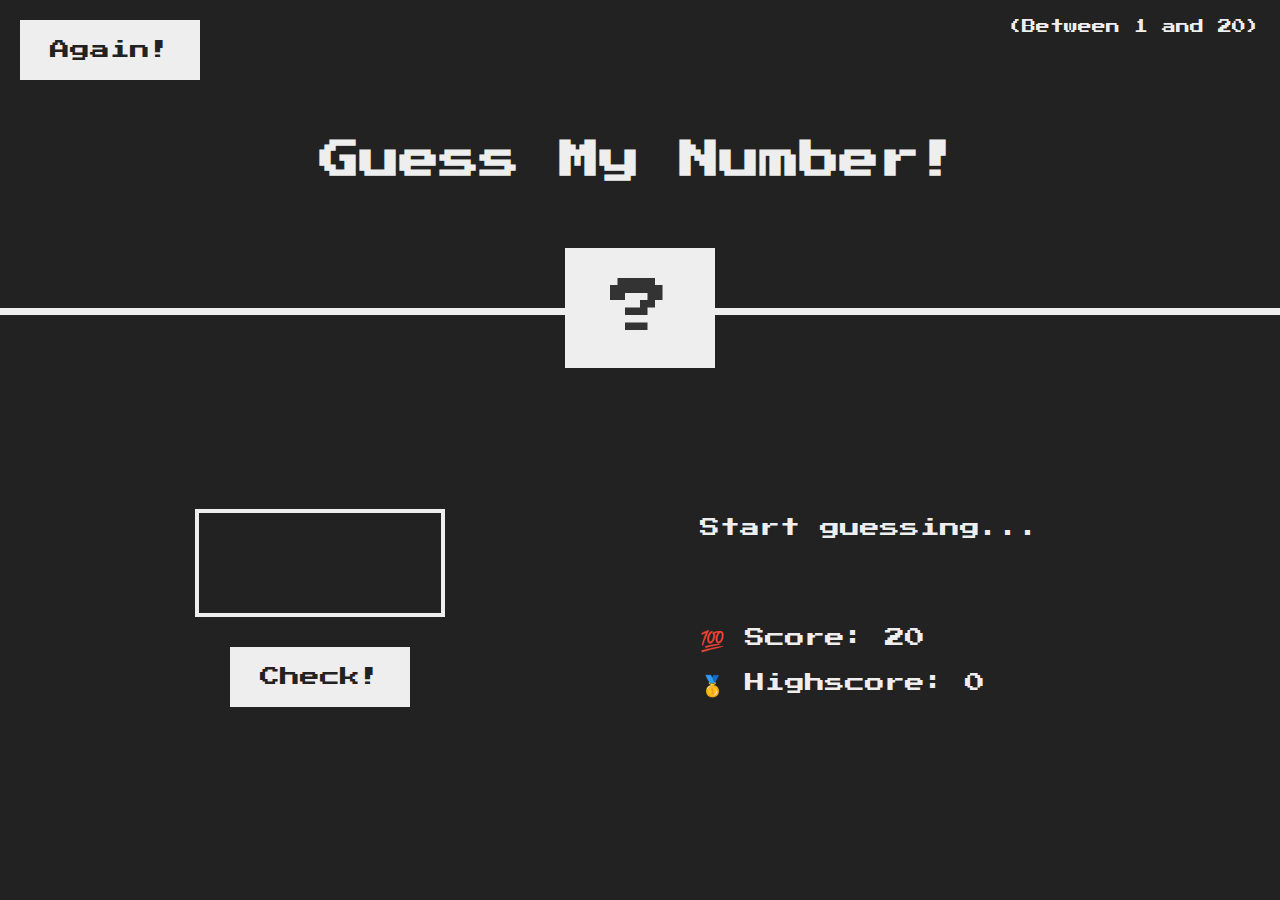
<file: Guess my number/index.html>
<!DOCTYPE html>
<html lang="en">
  <head>
    <meta charset="UTF-8" />
    <meta name="viewport" content="width=device-width, initial-scale=1.0" />
    <meta http-equiv="X-UA-Compatible" content="ie=edge" />
    <link rel="stylesheet" href="style.css" />
    <title>Guess My Number!</title>
  </head>
  <body>
    <header>
      <h1>Guess My Number!</h1>
      <p class="between">(Between 1 and 20)</p>
      <button class="btn again">Again!</button>
      <div class="number">?</div>
    </header>
    <main>
      <section class="left">
        <input type="number" class="guess" />
        <button class="btn check">Check!</button>
      </section>
      <section class="right">
        <p class="message" id="msg">Start guessing...</p>
        <p class="label-score">💯 Score: <span class="score">20</span></p>
        <p class="label-highscore">
          🥇 Highscore: <span class="highscore">0</span>
        </p>
      </section>
    </main>
    <script src="script.js"></script>
  </body>
</html>
</file>
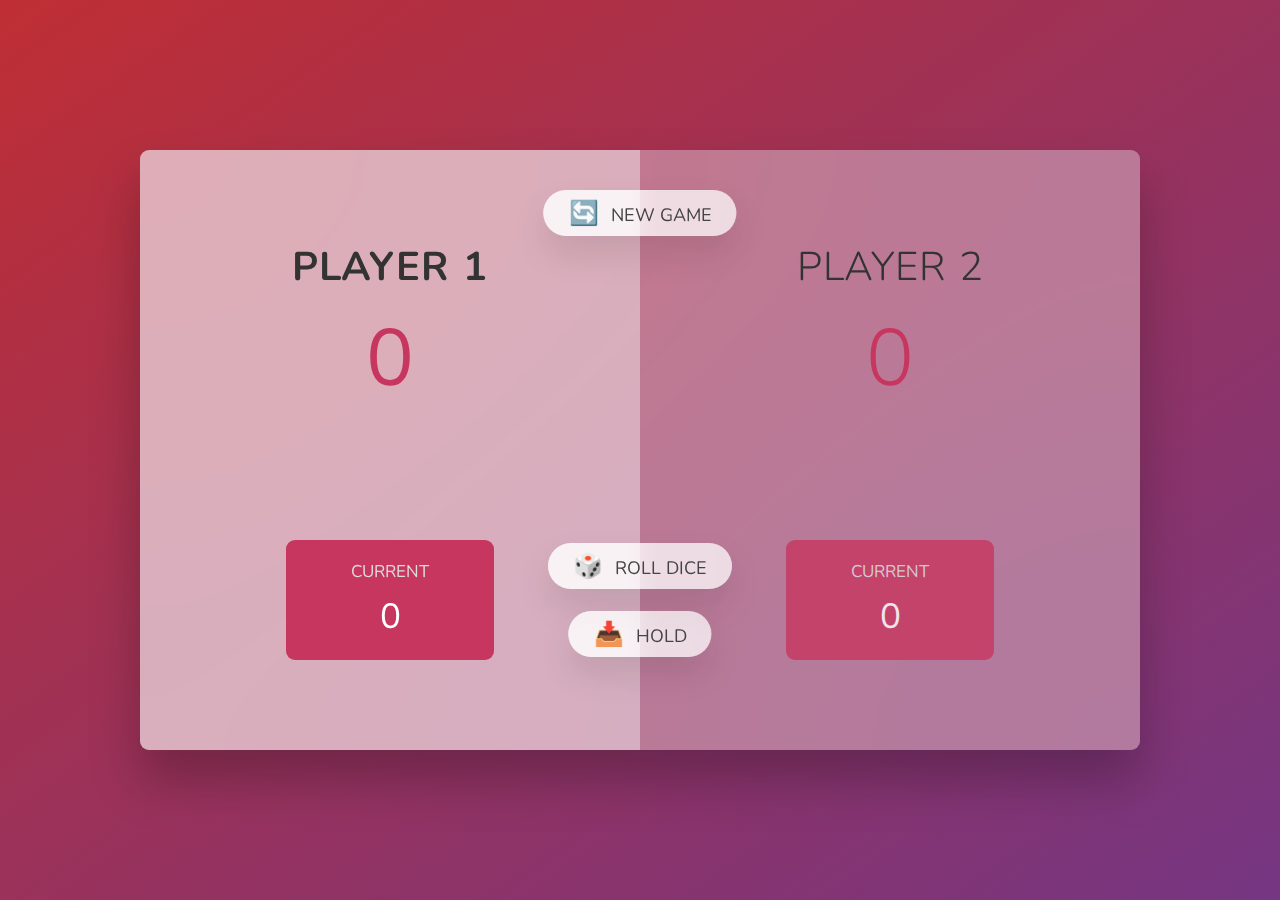
<file: piggame/index.html>
<!DOCTYPE html>
<html lang="en">
  <head>
    <meta charset="UTF-8" />
    <meta name="viewport" content="width=device-width, initial-scale=1.0" />
    <meta http-equiv="X-UA-Compatible" content="ie=edge" />
    <link rel="stylesheet" href="style.css" />
    <title>Pig Game</title>
  </head>
  <body>
    <main>
      <section class="player player--0 player--active">
        <h2 class="name" id="name--0">Player 1</h2>
        <p class="score" id="score--0">43</p>
        <div class="current">
          <p class="current-label">Current</p>
          <p class="current-score" id="current--0">0</p>
        </div>
      </section>
      <section class="player player--1">
        <h2 class="name" id="name--1">Player 2</h2>
        <p class="score" id="score--1">24</p>
        <div class="current">
          <p class="current-label">Current</p>
          <p class="current-score" id="current--1">0</p>
        </div>
      </section>

      <img src="dice-5.png" alt="Playing dice" class="dice" />
      <button class="btn btn--new">🔄 New game</button>
      <button class="btn btn--roll">🎲 Roll dice</button>
      <button class="btn btn--hold">📥 Hold</button>
    </main>
    <script src="script.js"></script>
  </body>
</html>
</file>
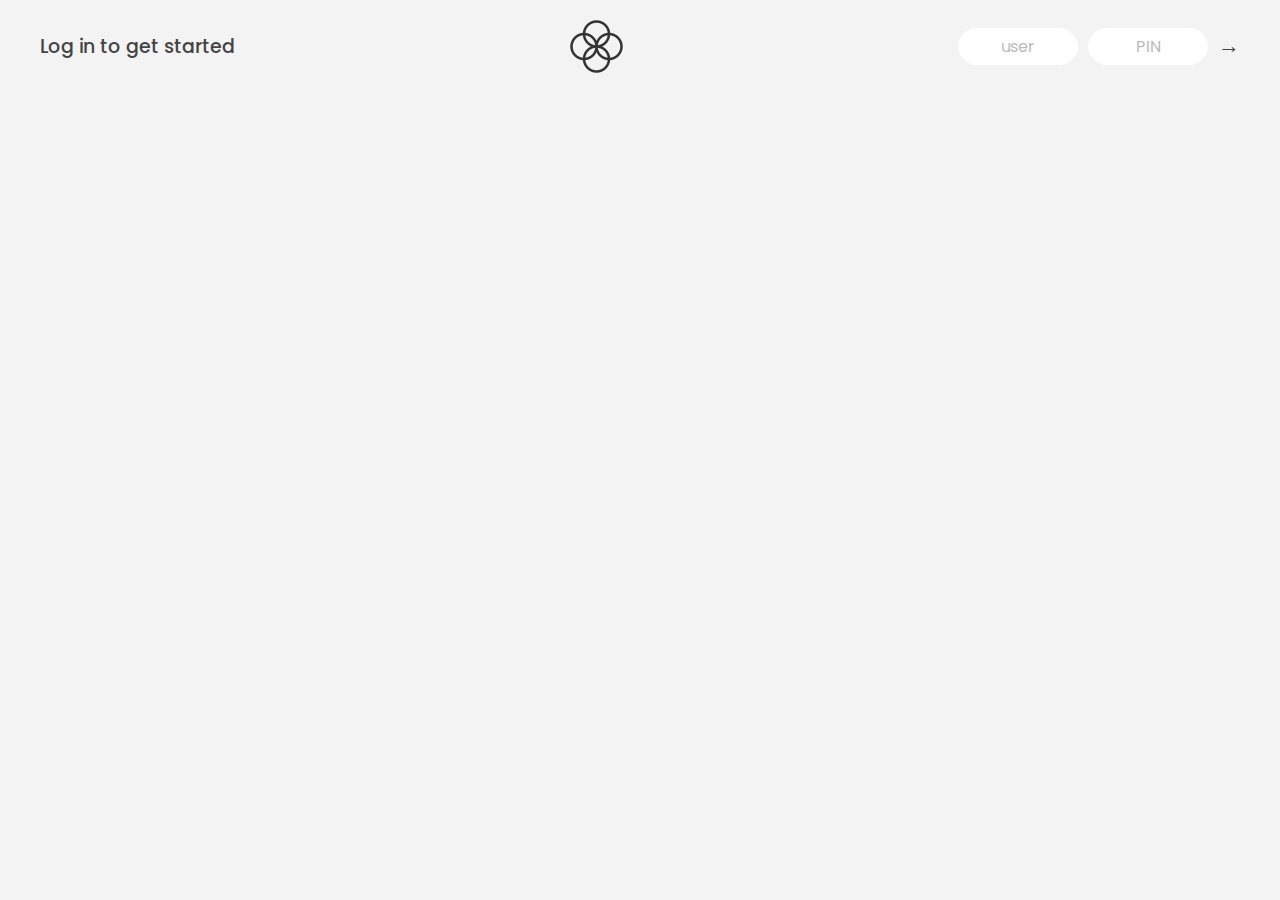
<file: Big Projects/bankist/bankist user account/index.html>
<!DOCTYPE html>
<html lang="en">
  <head>
    <meta charset="UTF-8" />
    <meta name="viewport" content="width=device-width, initial-scale=1.0" />
    <meta http-equiv="X-UA-Compatible" content="ie=edge" />
    <link rel="shortcut icon" type="image/png" href="/icon.png" />

    <link
      href="https://fonts.googleapis.com/css?family=Poppins:400,500,600&display=swap"
      rel="stylesheet"
    />

    <link rel="stylesheet" href="style.css" />
    <title>Bankist</title>
  </head>
  <body>
    <!-- TOP NAVIGATION -->
    <nav>
      <p class="welcome">Log in to get started</p>
      <img src="logo.png" alt="Logo" class="logo" />
      <form class="login">
        <input
          type="text"
          placeholder="user"
          class="login__input login__input--user"
        />
        <!-- In practice, use type="password" -->
        <input
          type="text"
          placeholder="PIN"
          maxlength="4"
          class="login__input login__input--pin"
        />
        <button class="login__btn">&rarr;</button>
      </form>
    </nav>

    <main class="app">
      <!-- BALANCE -->
      <div class="balance">
        <div>
          <p class="balance__label">Current balance</p>
          <p class="balance__date">
            As of <span class="date">05/03/2037</span>
          </p>
        </div>
        <p class="balance__value">0000€</p>
      </div>

      <!-- MOVEMENTS -->
      <div class="movements">
        <div class="movements__row">
          <div class="movements__type movements__type--deposit">2 deposit</div>
          <div class="movements__date">3 days ago</div>
          <div class="movements__value">4 000€</div>
        </div>
        <div class="movements__row">
          <div class="movements__type movements__type--withdrawal">
            1 withdrawal
          </div>
          <div class="movements__date">24/01/2037</div>
          <div class="movements__value">-378€</div>
        </div>
      </div>

      <!-- SUMMARY -->
      <div class="summary">
        <p class="summary__label">In</p>
        <p class="summary__value summary__value--in">0000€</p>
        <p class="summary__label">Out</p>
        <p class="summary__value summary__value--out">0000€</p>
        <p class="summary__label">Interest</p>
        <p class="summary__value summary__value--interest">0000€</p>
        <button class="btn--sort">&downarrow; SORT</button>
      </div>

      <!-- OPERATION: TRANSFERS -->
      <div class="operation operation--transfer">
        <h2>Transfer money</h2>
        <form class="form form--transfer">
          <input type="text" class="form__input form__input--to" />
          <input type="number" class="form__input form__input--amount" />
          <button class="form__btn form__btn--transfer">&rarr;</button>
          <label class="form__label">Transfer to</label>
          <label class="form__label">Amount</label>
        </form>
      </div>

      <!-- OPERATION: LOAN -->
      <div class="operation operation--loan">
        <h2>Request loan</h2>
        <form class="form form--loan">
          <input type="number" class="form__input form__input--loan-amount" />
          <button class="form__btn form__btn--loan">&rarr;</button>
          <label class="form__label form__label--loan">Amount</label>
        </form>
      </div>

      <!-- OPERATION: CLOSE -->
      <div class="operation operation--close">
        <h2>Close account</h2>
        <form class="form form--close">
          <input type="text" class="form__input form__input--user" />
          <input
            type="password"
            maxlength="6"
            class="form__input form__input--pin"
          />
          <button class="form__btn form__btn--close">&rarr;</button>
          <label class="form__label">Confirm user</label>
          <label class="form__label">Confirm PIN</label>
        </form>
      </div>

      <!-- LOGOUT TIMER -->
      <p class="logout-timer">
        You will be logged out in <span class="timer">05:00</span>
      </p>
    </main>

    <!-- <footer>
      &copy; by Jonas Schmedtmann. Don't claim as your own :)
    </footer> -->

    <script src="script.js"></script>
  </body>
</html>
</file>
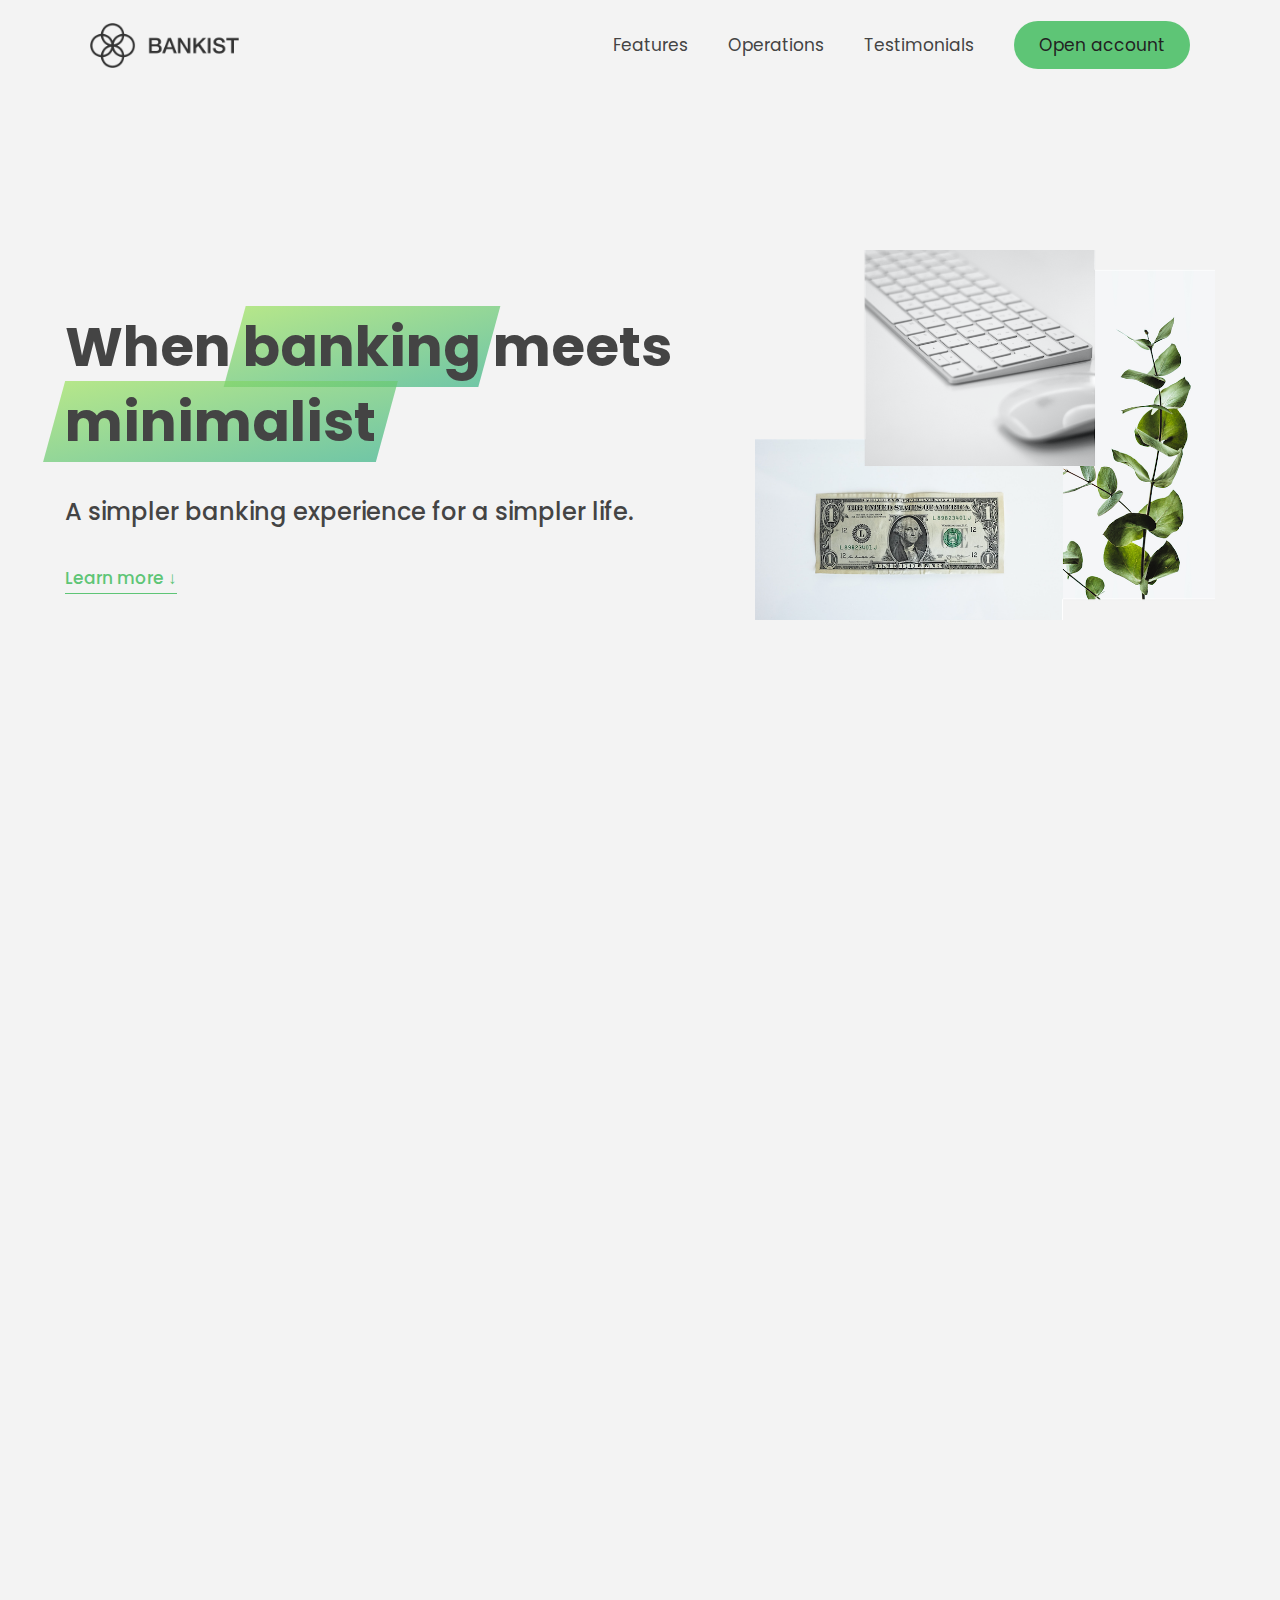
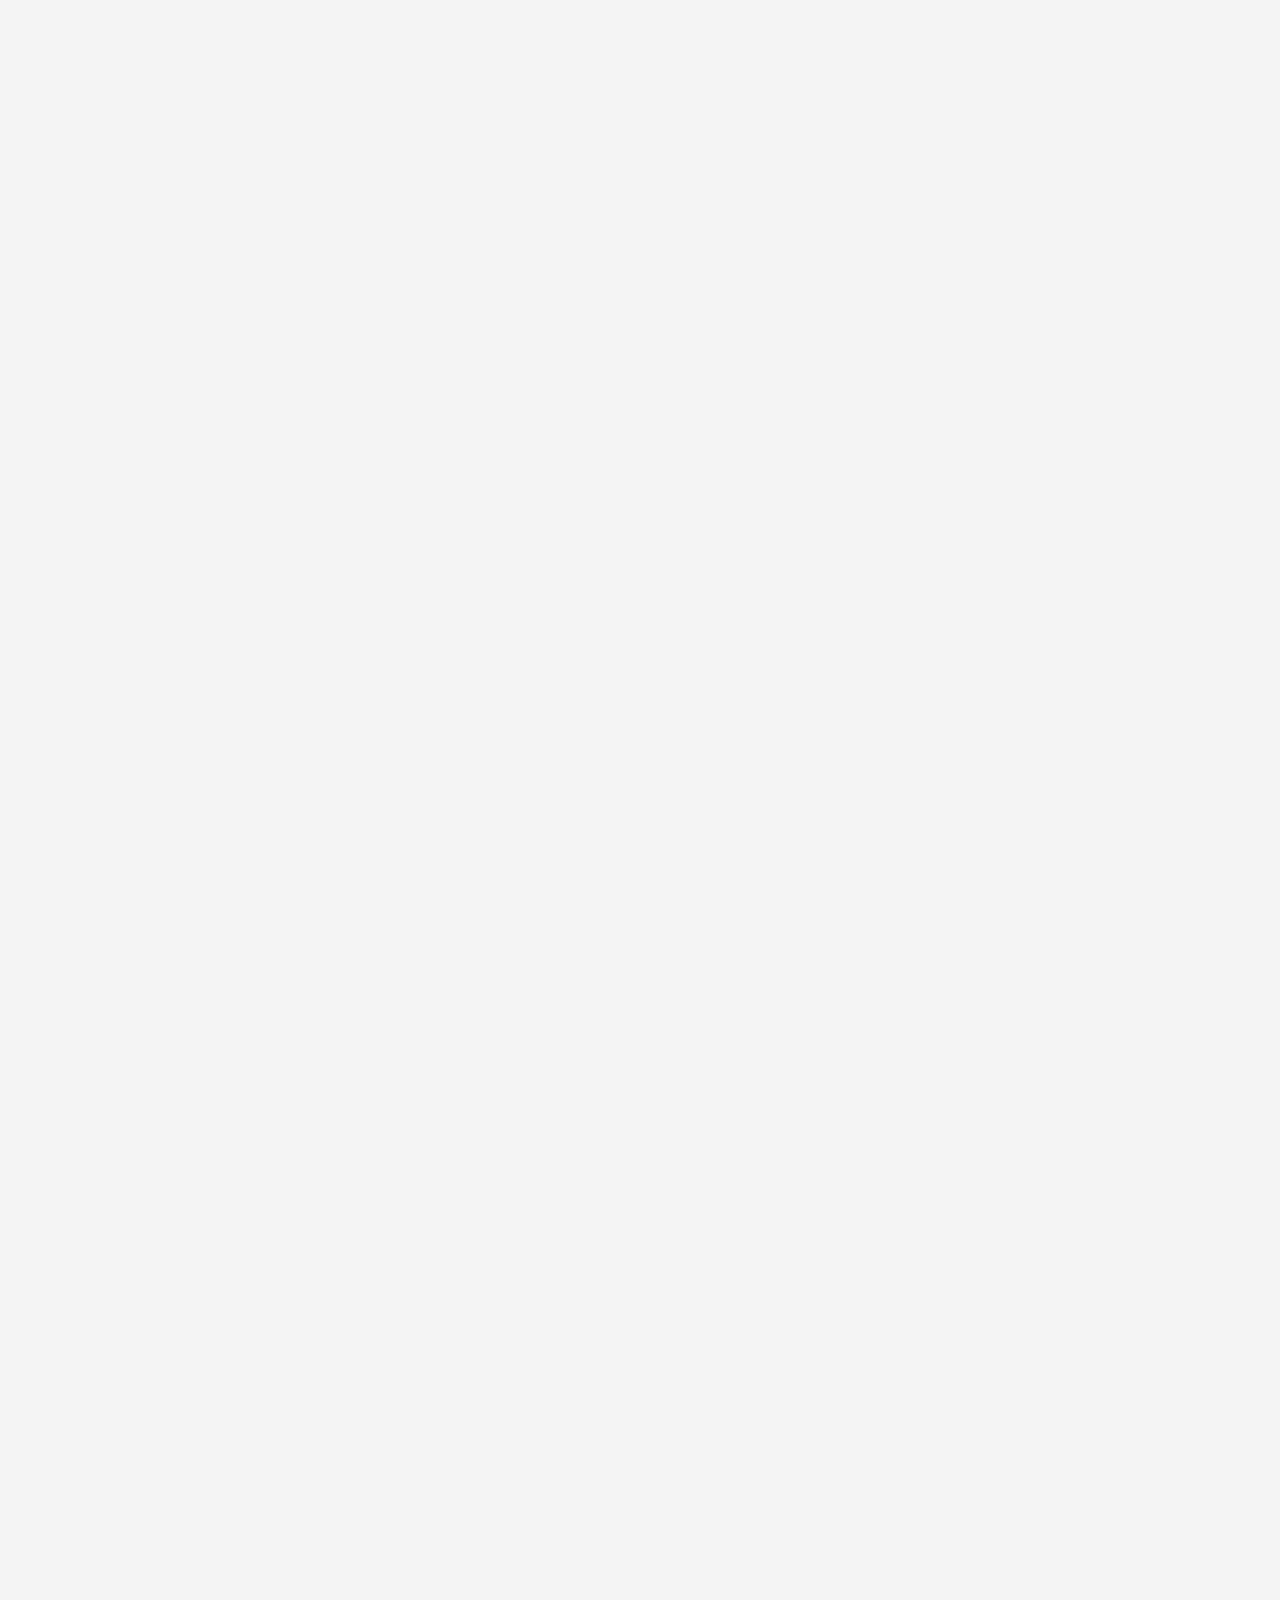
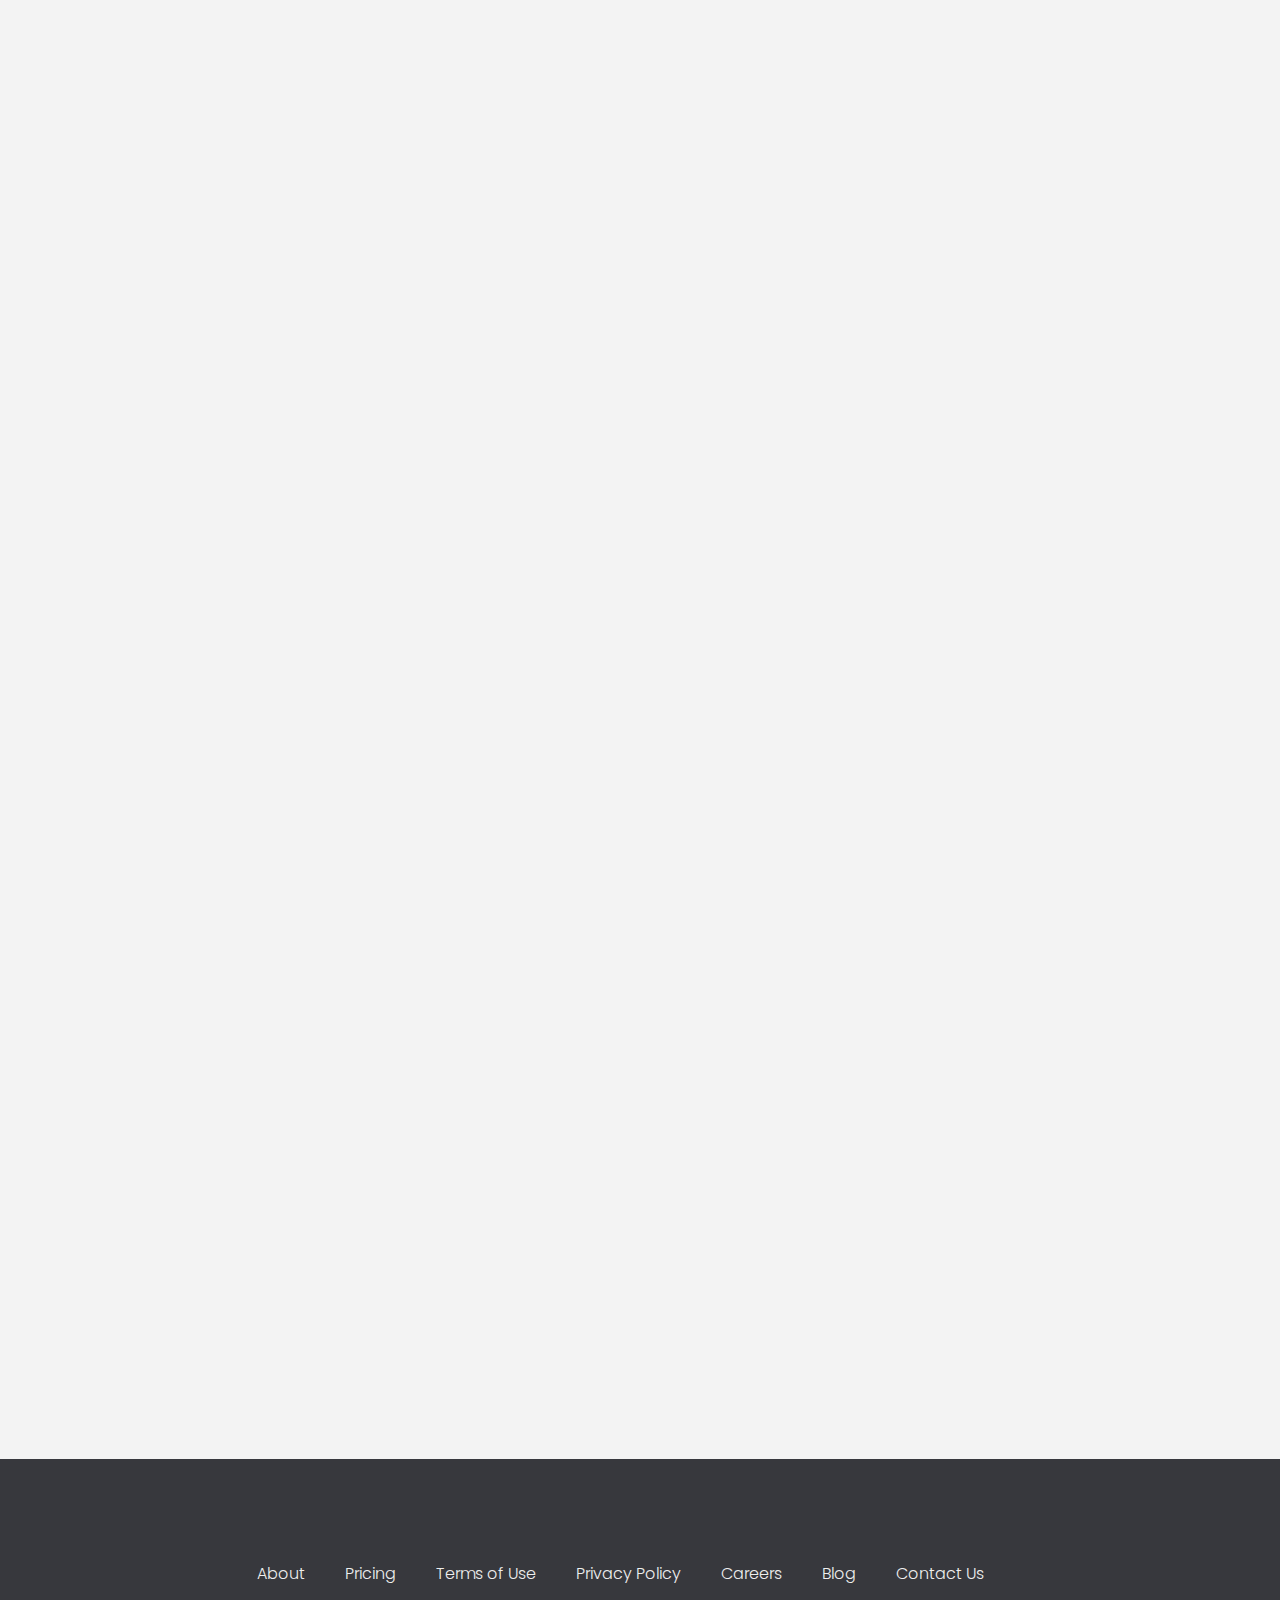
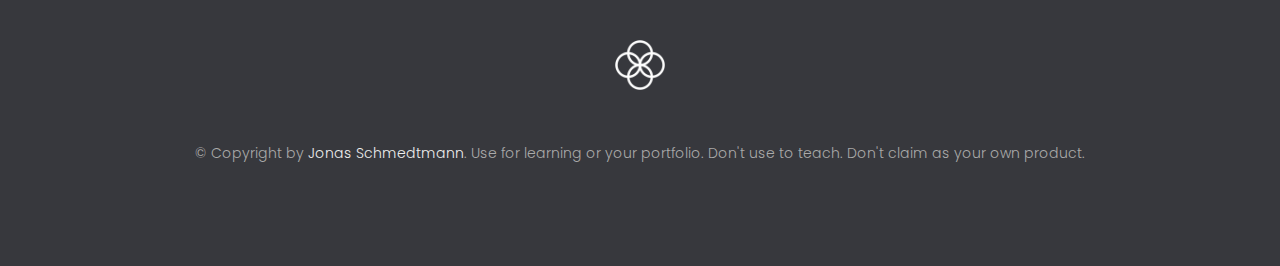
<file: Big Projects/bankist/bankist website/index.html>
<!DOCTYPE html>
<html lang="en">
  <head>
    <meta charset="UTF-8" />
    <meta name="viewport" content="width=device-width, initial-scale=1.0" />
    <meta http-equiv="X-UA-Compatible" content="ie=edge" />
    <link rel="shortcut icon" type="image/png" href="img/icon.png" />

    <link
      href="https://fonts.googleapis.com/css?family=Poppins:300,400,500,600&display=swap"
      rel="stylesheet"
    />
    <link rel="stylesheet" href="style.css" />
    <title>Bankist | When Banking meets Minimalist</title>
  </head>
  <body>
    <header class="header">
      <nav class="nav">
        <img
          src="img/logo.png"
          alt="Bankist logo"
          class="nav__logo"
          id="logo"
        />
        <ul class="nav__links">
          <li class="nav__item">
            <a class="nav__link" href="#section--1">Features</a>
          </li>
          <li class="nav__item">
            <a class="nav__link" href="#section--2">Operations</a>
          </li>
          <li class="nav__item">
            <a class="nav__link" href="#section--3">Testimonials</a>
          </li>
          <li class="nav__item">
            <a class="nav__link nav__link--btn btn--show-modal" href="#"
              >Open account</a
            >
          </li>
        </ul>
      </nav>

      <div class="header__title">
        <h1>
          When
          <!-- Green highlight effect -->
          <span class="highlight">banking</span>
          meets<br />
          <span class="highlight">minimalist</span>
        </h1>
        <h4>A simpler banking experience for a simpler life.</h4>
        <button class="btn--text btn--scroll-to">Learn more &DownArrow;</button>
        <img
          src="img/hero.png"
          class="header__img"
          alt="Minimalist bank items"
        />
      </div>
    </header>

    <section class="section" id="section--1">
      <div class="section__title">
        <h2 class="section__description">Features</h2>
        <h3 class="section__header">
          Everything you need in a modern bank and more.
        </h3>
      </div>

      <div class="features">
        <img
          src="img/digital-lazy.jpg"
          data-src="img/digital.jpg"
          alt="Computer"
          class="features__img lazy-img"
        />
        <div class="features__feature">
          <div class="features__icon">
            <svg>
              <use xlink:href="img/icons.svg#icon-monitor"></use>
            </svg>
          </div>
          <h5 class="features__header">100% digital bank</h5>
          <p>
            Lorem ipsum dolor sit amet consectetur adipisicing elit. Unde alias
            sint quos? Accusantium a fugiat porro reiciendis saepe quibusdam
            debitis ducimus.
          </p>
        </div>

        <div class="features__feature">
          <div class="features__icon">
            <svg>
              <use xlink:href="img/icons.svg#icon-trending-up"></use>
            </svg>
          </div>
          <h5 class="features__header">Watch your money grow</h5>
          <p>
            Nesciunt quos autem dolorum voluptates cum dolores dicta fuga
            inventore ab? Nulla incidunt eius numquam sequi iste pariatur
            quibusdam!
          </p>
        </div>
        <img
          src="img/grow-lazy.jpg"
          data-src="img/grow.jpg"
          alt="Plant"
          class="features__img lazy-img"
        />

        <img
          src="img/card-lazy.jpg"
          data-src="img/card.jpg"
          alt="Credit card"
          class="features__img lazy-img"
        />
        <div class="features__feature">
          <div class="features__icon">
            <svg>
              <use xlink:href="img/icons.svg#icon-credit-card"></use>
            </svg>
          </div>
          <h5 class="features__header">Free debit card included</h5>
          <p>
            Quasi, fugit in cumque cupiditate reprehenderit debitis animi enim
            eveniet consequatur odit quam quos possimus assumenda dicta fuga
            inventore ab.
          </p>
        </div>
      </div>
    </section>

    <section class="section" id="section--2">
      <div class="section__title">
        <h2 class="section__description">Operations</h2>
        <h3 class="section__header">
          Everything as simple as possible, but no simpler.
        </h3>
      </div>

      <div class="operations">
        <div class="operations__tab-container">
          <button
            class="btn operations__tab operations__tab--1 operations__tab--active"
            data-tab="1"
          >
            <span>01</span>Instant Transfers
          </button>
          <button class="btn operations__tab operations__tab--2" data-tab="2">
            <span>02</span>Instant Loans
          </button>
          <button class="btn operations__tab operations__tab--3" data-tab="3">
            <span>03</span>Instant Closing
          </button>
        </div>
        <div
          class="operations__content operations__content--1 operations__content--active"
        >
          <div class="operations__icon operations__icon--1">
            <svg>
              <use xlink:href="img/icons.svg#icon-upload"></use>
            </svg>
          </div>
          <h5 class="operations__header">
            Tranfser money to anyone, instantly! No fees, no BS.
          </h5>
          <p>
            Lorem ipsum dolor sit amet, consectetur adipisicing elit, sed do
            eiusmod tempor incididunt ut labore et dolore magna aliqua. Ut enim
            ad minim veniam, quis nostrud exercitation ullamco laboris nisi ut
            aliquip ex ea commodo consequat.
          </p>
        </div>

        <div class="operations__content operations__content--2">
          <div class="operations__icon operations__icon--2">
            <svg>
              <use xlink:href="img/icons.svg#icon-home"></use>
            </svg>
          </div>
          <h5 class="operations__header">
            Buy a home or make your dreams come true, with instant loans.
          </h5>
          <p>
            Duis aute irure dolor in reprehenderit in voluptate velit esse
            cillum dolore eu fugiat nulla pariatur. Excepteur sint occaecat
            cupidatat non proident, sunt in culpa qui officia deserunt mollit
            anim id est laborum.
          </p>
        </div>
        <div class="operations__content operations__content--3">
          <div class="operations__icon operations__icon--3">
            <svg>
              <use xlink:href="img/icons.svg#icon-user-x"></use>
            </svg>
          </div>
          <h5 class="operations__header">
            No longer need your account? No problem! Close it instantly.
          </h5>
          <p>
            Excepteur sint occaecat cupidatat non proident, sunt in culpa qui
            officia deserunt mollit anim id est laborum. Ut enim ad minim
            veniam, quis nostrud exercitation ullamco laboris nisi ut aliquip ex
            ea commodo consequat.
          </p>
        </div>
      </div>
    </section>

    <section class="section" id="section--3">
      <div class="section__title section__title--testimonials">
        <h2 class="section__description">Not sure yet?</h2>
        <h3 class="section__header">
          Millions of Bankists are already making their lifes simpler.
        </h3>
      </div>

      <div class="slider">
        <div class="slide slide--1">
          <div class="testimonial">
            <h5 class="testimonial__header">Best financial decision ever!</h5>
            <blockquote class="testimonial__text">
              Lorem ipsum dolor sit, amet consectetur adipisicing elit.
              Accusantium quas quisquam non? Quas voluptate nulla minima
              deleniti optio ullam nesciunt, numquam corporis et asperiores
              laboriosam sunt, praesentium suscipit blanditiis. Necessitatibus
              id alias reiciendis, perferendis facere pariatur dolore veniam
              autem esse non voluptatem saepe provident nihil molestiae.
            </blockquote>
            <address class="testimonial__author">
              <img src="img/user-1.jpg" alt="" class="testimonial__photo" />
              <h6 class="testimonial__name">Aarav Lynn</h6>
              <p class="testimonial__location">San Francisco, USA</p>
            </address>
          </div>
        </div>

        <div class="slide slide--2">
          <div class="testimonial">
            <h5 class="testimonial__header">
              The last step to becoming a complete minimalist
            </h5>
            <blockquote class="testimonial__text">
              Quisquam itaque deserunt ullam, quia ea repellendus provident,
              ducimus neque ipsam modi voluptatibus doloremque, corrupti
              laborum. Incidunt numquam perferendis veritatis neque repellendus.
              Lorem, ipsum dolor sit amet consectetur adipisicing elit. Illo
              deserunt exercitationem deleniti.
            </blockquote>
            <address class="testimonial__author">
              <img src="img/user-2.jpg" alt="" class="testimonial__photo" />
              <h6 class="testimonial__name">Miyah Miles</h6>
              <p class="testimonial__location">London, UK</p>
            </address>
          </div>
        </div>

        <div class="slide slide--3">
          <div class="testimonial">
            <h5 class="testimonial__header">
              Finally free from old-school banks
            </h5>
            <blockquote class="testimonial__text">
              Debitis, nihil sit minus suscipit magni aperiam vel tenetur
              incidunt commodi architecto numquam omnis nulla autem,
              necessitatibus blanditiis modi similique quidem. Odio aliquam
              culpa dicta beatae quod maiores ipsa minus consequatur error sunt,
              deleniti saepe aliquid quos inventore sequi. Necessitatibus id
              alias reiciendis, perferendis facere.
            </blockquote>
            <address class="testimonial__author">
              <img src="img/user-3.jpg" alt="" class="testimonial__photo" />
              <h6 class="testimonial__name">Francisco Gomes</h6>
              <p class="testimonial__location">Lisbon, Portugal</p>
            </address>
          </div>
        </div>

        <!-- <div class="slide"><img src="img/img-1.jpg" alt="Photo 1" /></div>
        <div class="slide"><img src="img/img-2.jpg" alt="Photo 2" /></div>
        <div class="slide"><img src="img/img-3.jpg" alt="Photo 3" /></div>
        <div class="slide"><img src="img/img-4.jpg" alt="Photo 4" /></div> -->
        <button class="slider__btn slider__btn--left">&larr;</button>
        <button class="slider__btn slider__btn--right">&rarr;</button>
        <div class="dots"></div>
      </div>
    </section>

    <section class="section section--sign-up">
      <div class="section__title">
        <h3 class="section__header">
          The best day to join Bankist was one year ago. The second best is
          today!
        </h3>
      </div>
      <button class="btn btn--show-modal">Open your free account today!</button>
    </section>

    <footer class="footer">
      <ul class="footer__nav">
        <li class="footer__item">
          <a class="footer__link" href="#">About</a>
        </li>
        <li class="footer__item">
          <a class="footer__link" href="#">Pricing</a>
        </li>
        <li class="footer__item">
          <a class="footer__link" href="#">Terms of Use</a>
        </li>
        <li class="footer__item">
          <a class="footer__link" href="#">Privacy Policy</a>
        </li>
        <li class="footer__item">
          <a class="footer__link" href="#">Careers</a>
        </li>
        <li class="footer__item">
          <a class="footer__link" href="#">Blog</a>
        </li>
        <li class="footer__item">
          <a class="footer__link" href="#">Contact Us</a>
        </li>
      </ul>
      <img src="img/icon.png" alt="Logo" class="footer__logo" />
      <p class="footer__copyright">
        &copy; Copyright by
        <a
          class="footer__link twitter-link"
          target="_blank"
          href="https://twitter.com/jonasschmedtman"
          >Jonas Schmedtmann</a
        >. Use for learning or your portfolio. Don't use to teach. Don't claim
        as your own product.
      </p>
    </footer>

    <div class="modal hidden">
      <button class="btn--close-modal">&times;</button>
      <h2 class="modal__header">
        Open your bank account <br />
        in just <span class="highlight">5 minutes</span>
      </h2>
      <form class="modal__form">
        <label>First Name</label>
        <input type="text" />
        <label>Last Name</label>
        <input type="text" />
        <label>Email Address</label>
        <input type="email" />
        <button class="btn">Next step &rarr;</button>
      </form>
    </div>
    <div class="overlay hidden"></div>

    <script src="script.js"></script>
  </body>
</html>
</file>
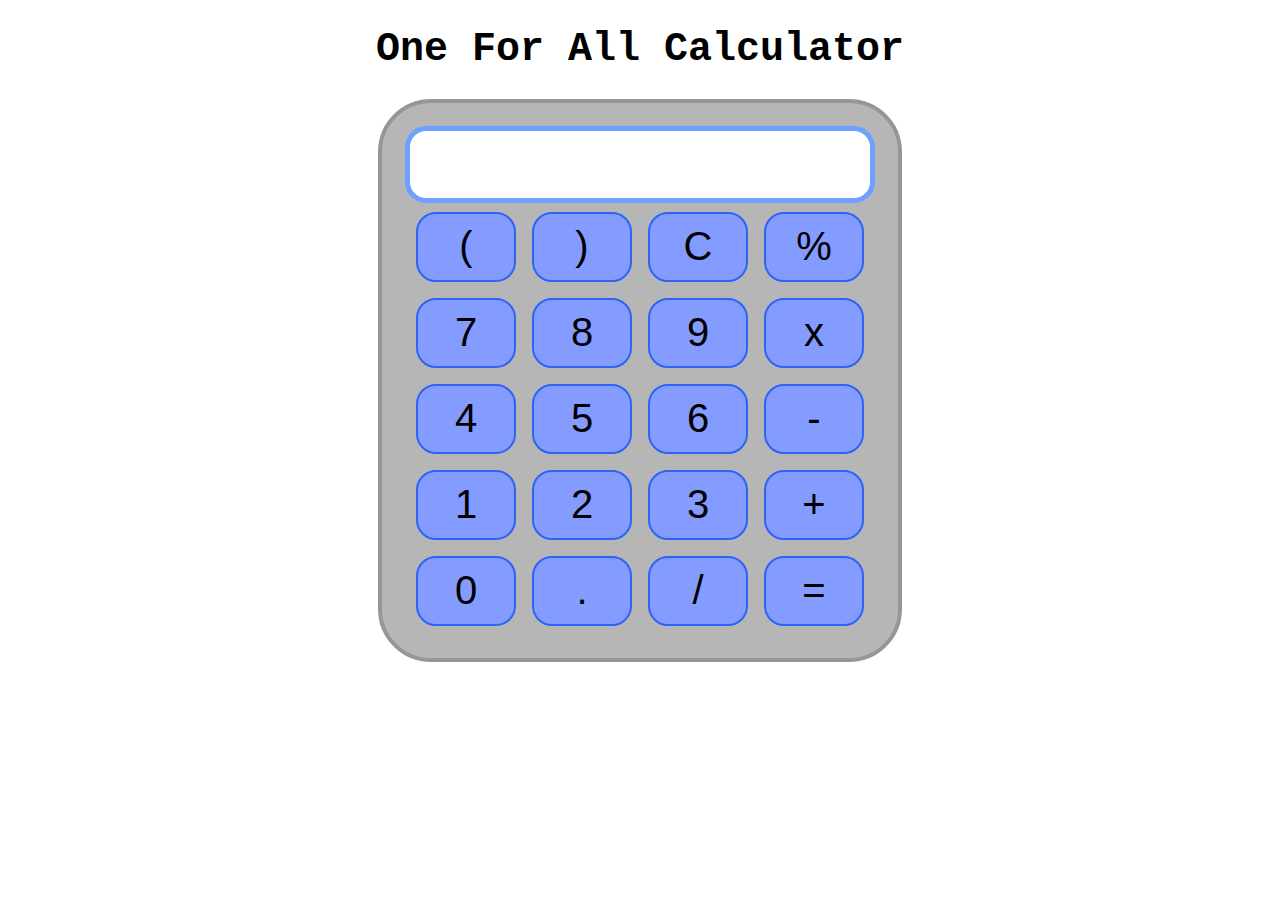
<file: calculator/calculator.html>
<!DOCTYPE html>
<html lang="en">

<head>
    <meta charset="UTF-8">
    <meta name="viewport" content="width=device-width, initial-scale=1.0">
    <meta http-equiv="X-UA-Compatible" content="ie=edge">
    <link rel="stylesheet" href="calculator.css">
    <title>Calculator</title>
</head>

<body>
    <div class="container">
        <h1>One For All Calculator</h1>

        <div class="calculator">
            <input type="text" name="screen" id="screen">
            <table>
                <tr>
                    <td><button>(</button></td>
                    <td><button>)</button></td>
                    <td><button>C</button></td>
                    <td><button>%</button></td>
                </tr>
                <tr>
                    <td><button>7</button></td>
                    <td><button>8</button></td>
                    <td><button>9</button></td>
                    <td><button>x</button></td>
                </tr>
                <tr>
                    <td><button>4</button></td>
                    <td><button>5</button></td>
                    <td><button>6</button></td>
                    <td><button>-</button></td>
                </tr>
                <tr>
                    <td><button>1</button></td>
                    <td><button>2</button></td>
                    <td><button>3</button></td>
                    <td><button>+</button></td>
                </tr>
                <tr>
                    <td><button>0</button></td>
                    <td><button>.</button></td>
                    <td><button>/</button></td>
                    <td><button>=</button></td>
                </tr>
            </table>
        </div>
    </div>

</body>
<script src="calculator.js"></script>

</html>
</file>
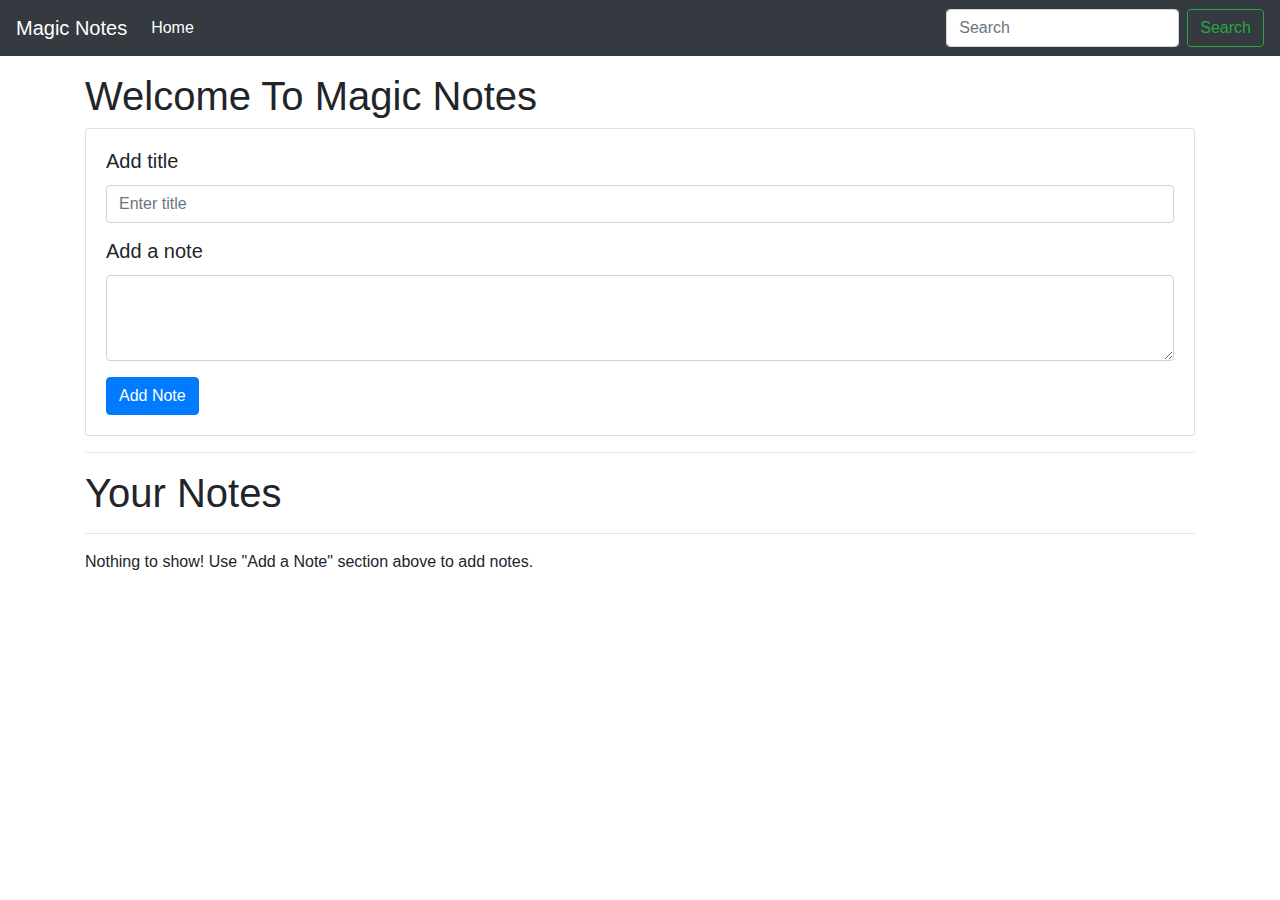
<file: notes/notesadv.html>
<!DOCTYPE html>
<html lang="en">

<head>
    <meta charset="UTF-8">
    <meta name="viewport" content="width=device-width, initial-scale=1.0">
    <meta http-equiv="X-UA-Compatible" content="ie=edge">
    <title>Notes App</title>
    <link rel="stylesheet" href="https://stackpath.bootstrapcdn.com/bootstrap/4.3.1/css/bootstrap.min.css"
        integrity="sha384-ggOyR0iXCbMQv3Xipma34MD+dH/1fQ784/j6cY/iJTQUOhcWr7x9JvoRxT2MZw1T" crossorigin="anonymous">
</head>

<body>

    <nav class="navbar navbar-expand-lg navbar-dark bg-dark">
        <a class="navbar-brand" href="#">Magic Notes</a>
        <button class="navbar-toggler" type="button" data-toggle="collapse" data-target="#navbarSupportedContent"
            aria-controls="navbarSupportedContent" aria-expanded="false" aria-label="Toggle navigation">
            <span class="navbar-toggler-icon"></span>
        </button>

        <div class="collapse navbar-collapse" id="navbarSupportedContent">
            <ul class="navbar-nav mr-auto">
                <li class="nav-item active">
                    <a class="nav-link" href="#">Home <span class="sr-only">(current)</span></a>
                </li>

            </ul>
            <form class="form-inline my-2 my-lg-0">
                <input class="form-control mr-sm-2" id="searchTxt" type="search" placeholder="Search"
                    aria-label="Search">
                <button class="btn btn-outline-success my-2 my-sm-0" type="submit">Search</button>
            </form>
        </div>
    </nav>


    <div class="container my-3">
        <h1>Welcome To Magic Notes</h1>
        <div class="card">
            <div class="card-body">
                <div class="form-group">
                    <h5 class="card-title">Add title</h5>
                    <input type="text" class="form-control" id="addTitle" aria-describedby="title"
                        placeholder="Enter title">
                </div>
                <h5 class="card-title">Add a note</h5>
                <div class="form-group">
                    <textarea class="form-control" id="addTxt" rows="3"></textarea>
                </div>
                <button class="btn btn-primary" id="addBtn">Add Note</button>
            </div>
        </div>
        <hr>
        <h1>Your Notes</h1>
        <hr>
        <div id="notes" class="row container-fluid"> </div>
    </div>

    <script src="https://code.jquery.com/jquery-3.3.1.slim.min.js"
        integrity="sha384-q8i/X+965DzO0rT7abK41JStQIAqVgRVzpbzo5smXKp4YfRvH+8abtTE1Pi6jizo"
        crossorigin="anonymous"></script>
    <script src="https://cdnjs.cloudflare.com/ajax/libs/popper.js/1.14.7/umd/popper.min.js"
        integrity="sha384-UO2eT0CpHqdSJQ6hJty5KVphtPhzWj9WO1clHTMGa3JDZwrnQq4sF86dIHNDz0W1"
        crossorigin="anonymous"></script>
    <script src="https://stackpath.bootstrapcdn.com/bootstrap/4.3.1/js/bootstrap.min.js"
        integrity="sha384-JjSmVgyd0p3pXB1rRibZUAYoIIy6OrQ6VrjIEaFf/nJGzIxFDsf4x0xIM+B07jRM"
        crossorigin="anonymous"></script>
    <script src="notesadv.js"></script>
</body>

</html>
</file>
<file: Guess my number/style.css>
@import url('https://fonts.googleapis.com/css?family=Press+Start+2P&display=swap');

* {
  margin: 0;
  padding: 0;
  box-sizing: inherit;
}

html {
  font-size: 62.5%;
  box-sizing: border-box;
}

body {
  font-family: 'Press Start 2P', sans-serif;
  color: #eee;
  background-color: #222;
  /* background-color: #60b347; */
}

/* LAYOUT */
header {
  position: relative;
  height: 35vh;
  border-bottom: 7px solid #eee;
}

main {
  height: 65vh;
  color: #eee;
  display: flex;
  align-items: center;
  justify-content: space-around;
}

.left {
  width: 52rem;
  display: flex;
  flex-direction: column;
  align-items: center;
}

.right {
  width: 52rem;
  font-size: 2rem;
}

/* ELEMENTS STYLE */
h1 {
  font-size: 4rem;
  text-align: center;
  position: absolute;
  width: 100%;
  top: 52%;
  left: 50%;
  transform: translate(-50%, -50%);
}

.number {
  background: #eee;
  color: #333;
  font-size: 6rem;
  width: 15rem;
  padding: 3rem 0rem;
  text-align: center;
  position: absolute;
  bottom: 0;
  left: 50%;
  transform: translate(-50%, 50%);
}

.between {
  font-size: 1.4rem;
  position: absolute;
  top: 2rem;
  right: 2rem;
}

.again {
  position: absolute;
  top: 2rem;
  left: 2rem;
}

.guess {
  background: none;
  border: 4px solid #eee;
  font-family: inherit;
  color: inherit;
  font-size: 5rem;
  padding: 2.5rem;
  width: 25rem;
  text-align: center;
  display: block;
  margin-bottom: 3rem;
}

.btn {
  border: none;
  background-color: #eee;
  color: #222;
  font-size: 2rem;
  font-family: inherit;
  padding: 2rem 3rem;
  cursor: pointer;
}

.btn:hover {
  background-color: #ccc;
}

.message {
  margin-bottom: 8rem;
  height: 3rem;
}

.label-score {
  margin-bottom: 2rem;
}
</file>
<file: piggame/style.css>
@import url('https://fonts.googleapis.com/css2?family=Nunito&display=swap');

* {
  margin: 0;
  padding: 0;
  box-sizing: inherit;
}

html {
  font-size: 62.5%;
  box-sizing: border-box;
}

.hidden{
  display: none;
}

body {
  font-family: 'Nunito', sans-serif;
  font-weight: 400;
  height: 100vh;
  color: #333;
  background-image: linear-gradient(to top left, #753682 0%, #bf2e34 100%);
  display: flex;
  align-items: center;
  justify-content: center;
}

/* LAYOUT */
main {
  position: relative;
  width: 100rem;
  height: 60rem;
  background-color: rgba(255, 255, 255, 0.35);
  backdrop-filter: blur(200px);
  filter: blur();
  box-shadow: 0 3rem 5rem rgba(0, 0, 0, 0.25);
  border-radius: 9px;
  overflow: hidden;
  display: flex;
}

.player {
  flex: 50%;
  padding: 9rem;
  display: flex;
  flex-direction: column;
  align-items: center;
  transition: all 0.75s;
}

/* ELEMENTS */
.name {
  position: relative;
  font-size: 4rem;
  text-transform: uppercase;
  letter-spacing: 1px;
  word-spacing: 2px;
  font-weight: 300;
  margin-bottom: 1rem;
}

.score {
  font-size: 8rem;
  font-weight: 300;
  color: #c7365f;
  margin-bottom: auto;
}

.player--active {
  background-color: rgba(255, 255, 255, 0.4);
}
.player--active .name {
  font-weight: 700;
}
.player--active .score {
  font-weight: 400;
}

.player--active .current {
  opacity: 1;
}

.current {
  background-color: #c7365f;
  opacity: 0.8;
  border-radius: 9px;
  color: #fff;
  width: 65%;
  padding: 2rem;
  text-align: center;
  transition: all 0.75s;
}

.current-label {
  text-transform: uppercase;
  margin-bottom: 1rem;
  font-size: 1.7rem;
  color: #ddd;
}

.current-score {
  font-size: 3.5rem;
}

/* ABSOLUTE POSITIONED ELEMENTS */
.btn {
  position: absolute;
  left: 50%;
  transform: translateX(-50%);
  color: #444;
  background: none;
  border: none;
  font-family: inherit;
  font-size: 1.8rem;
  text-transform: uppercase;
  cursor: pointer;
  font-weight: 400;
  transition: all 0.2s;

  background-color: white;
  background-color: rgba(255, 255, 255, 0.6);
  backdrop-filter: blur(10px);

  padding: 0.7rem 2.5rem;
  border-radius: 50rem;
  box-shadow: 0 1.75rem 3.5rem rgba(0, 0, 0, 0.1);
}

.btn::first-letter {
  font-size: 2.4rem;
  display: inline-block;
  margin-right: 0.7rem;
}

.btn--new {
  top: 4rem;
}
.btn--roll {
  top: 39.3rem;
}
.btn--hold {
  top: 46.1rem;
}

.btn:active {
  transform: translate(-50%, 3px);
  box-shadow: 0 1rem 2rem rgba(0, 0, 0, 0.15);
}

.btn:focus {
  outline: none;
}

.dice {
  position: absolute;
  left: 50%;
  top: 16.5rem;
  transform: translateX(-50%);
  height: 10rem;
  box-shadow: 0 2rem 5rem rgba(0, 0, 0, 0.2);
}

.player--winner {
  background-color: #2f2f2f;
}

.player--winner .name {
  font-weight: 700;
  color: #c7365f;
}
</file>
<file: Big Projects/bankist/bankist user account/style.css>
/*
 * Use this CSS to learn some intersting techniques,
 * in case you're wondering how I built the UI.
 * Have fun! 😁
 */

* {
  margin: 0;
  padding: 0;
  box-sizing: inherit;
}

html {
  font-size: 62.5%;
  box-sizing: border-box;
}

body {
  font-family: 'Poppins', sans-serif;
  color: #444;
  background-color: #f3f3f3;
  height: 100vh;
  padding: 2rem;
}

nav {
  display: flex;
  justify-content: space-between;
  align-items: center;
  padding: 0 2rem;
}

.welcome {
  font-size: 1.9rem;
  font-weight: 500;
}

.logo {
  height: 5.25rem;
}

.login {
  display: flex;
}

.login__input {
  border: none;
  padding: 0.5rem 2rem;
  font-size: 1.6rem;
  font-family: inherit;
  text-align: center;
  width: 12rem;
  border-radius: 10rem;
  margin-right: 1rem;
  color: inherit;
  border: 1px solid #fff;
  transition: all 0.3s;
}

.login__input:focus {
  outline: none;
  border: 1px solid #ccc;
}

.login__input::placeholder {
  color: #bbb;
}

.login__btn {
  border: none;
  background: none;
  font-size: 2.2rem;
  color: inherit;
  cursor: pointer;
  transition: all 0.3s;
}

.login__btn:hover,
.login__btn:focus,
.btn--sort:hover,
.btn--sort:focus {
  outline: none;
  color: #777;
}

/* MAIN */
.app {
  position: relative;
  max-width: 100rem;
  margin: 4rem auto;
  display: grid;
  grid-template-columns: 4fr 3fr;
  grid-template-rows: auto repeat(3, 15rem) auto;
  gap: 2rem;

  /* NOTE This creates the fade in/out anumation */
  opacity: 0;
  transition: all 1s;
}

.balance {
  grid-column: 1 / span 2;
  display: flex;
  align-items: flex-end;
  justify-content: space-between;
  margin-bottom: 2rem;
}

.balance__label {
  font-size: 2.2rem;
  font-weight: 500;
  margin-bottom: -0.2rem;
}

.balance__date {
  font-size: 1.4rem;
  color: #888;
}

.balance__value {
  font-size: 4.5rem;
  font-weight: 400;
}

/* MOVEMENTS */
.movements {
  grid-row: 2 / span 3;
  background-color: #fff;
  border-radius: 1rem;
  overflow: scroll;
}

.movements__row {
  padding: 2.25rem 4rem;
  display: flex;
  align-items: center;
  border-bottom: 1px solid #eee;
}

.movements__type {
  font-size: 1.1rem;
  text-transform: uppercase;
  font-weight: 500;
  color: #fff;
  padding: 0.1rem 1rem;
  border-radius: 10rem;
  margin-right: 2rem;
}

.movements__date {
  font-size: 1.1rem;
  text-transform: uppercase;
  font-weight: 500;
  color: #666;
}

.movements__type--deposit {
  background-image: linear-gradient(to top left, #39b385, #9be15d);
}

.movements__type--withdrawal {
  background-image: linear-gradient(to top left, #e52a5a, #ff585f);
}

.movements__value {
  font-size: 1.7rem;
  margin-left: auto;
}

/* SUMMARY */
.summary {
  grid-row: 5 / 6;
  display: flex;
  align-items: baseline;
  padding: 0 0.3rem;
  margin-top: 1rem;
}

.summary__label {
  font-size: 1.2rem;
  font-weight: 500;
  text-transform: uppercase;
  margin-right: 0.8rem;
}

.summary__value {
  font-size: 2.2rem;
  margin-right: 2.5rem;
}

.summary__value--in,
.summary__value--interest {
  color: #66c873;
}

.summary__value--out {
  color: #f5465d;
}

.btn--sort {
  margin-left: auto;
  border: none;
  background: none;
  font-size: 1.3rem;
  font-weight: 500;
  cursor: pointer;
}

/* OPERATIONS */
.operation {
  border-radius: 1rem;
  padding: 3rem 4rem;
  color: #333;
}

.operation--transfer {
  background-image: linear-gradient(to top left, #ffb003, #ffcb03);
}

.operation--loan {
  background-image: linear-gradient(to top left, #39b385, #9be15d);
}

.operation--close {
  background-image: linear-gradient(to top left, #e52a5a, #ff585f);
}

h2 {
  margin-bottom: 1.5rem;
  font-size: 1.7rem;
  font-weight: 600;
  color: #333;
}

.form {
  display: grid;
  grid-template-columns: 2.5fr 2.5fr 1fr;
  grid-template-rows: auto auto;
  gap: 0.4rem 1rem;
}

/* Exceptions for interst */
.form.form--loan {
  grid-template-columns: 2.5fr 1fr 2.5fr;
}
.form__label--loan {
  grid-row: 2;
}
/* End exceptions */

.form__input {
  width: 100%;
  border: none;
  background-color: rgba(255, 255, 255, 0.4);
  font-family: inherit;
  font-size: 1.5rem;
  text-align: center;
  color: #333;
  padding: 0.3rem 1rem;
  border-radius: 0.7rem;
  transition: all 0.3s;
}

.form__input:focus {
  outline: none;
  background-color: rgba(255, 255, 255, 0.6);
}

.form__label {
  font-size: 1.3rem;
  text-align: center;
}

.form__btn {
  border: none;
  border-radius: 0.7rem;
  font-size: 1.8rem;
  background-color: #fff;
  cursor: pointer;
  transition: all 0.3s;
}

.form__btn:focus {
  outline: none;
  background-color: rgba(255, 255, 255, 0.8);
}

.logout-timer {
  padding: 0 0.3rem;
  margin-top: 1.9rem;
  text-align: right;
  font-size: 1.25rem;
}

.timer {
  font-weight: 600;
}
</file>
<file: Big Projects/bankist/bankist website/style.css>
/* The page is NOT responsive. You can implement responsiveness yourself if you wanna have some fun 😃 */

:root {
  --color-primary: #5ec576;
  --color-secondary: #ffcb03;
  --color-tertiary: #ff585f;
  --color-primary-darker: #4bbb7d;
  --color-secondary-darker: #ffbb00;
  --color-tertiary-darker: #fd424b;
  --color-primary-opacity: #5ec5763a;
  --color-secondary-opacity: #ffcd0331;
  --color-tertiary-opacity: #ff58602d;
  --gradient-primary: linear-gradient(to top left, #39b385, #9be15d);
  --gradient-secondary: linear-gradient(to top left, #ffb003, #ffcb03);
}

* {
  margin: 0;
  padding: 0;
  box-sizing: inherit;
}

html {
  font-size: 62.5%;
  box-sizing: border-box;
}

body {
  font-family: 'Poppins', sans-serif;
  font-weight: 300;
  color: #444;
  line-height: 1.9;
  background-color: #f3f3f3;
}

/* GENERAL ELEMENTS */
.section {
  padding: 15rem 3rem;
  border-top: 1px solid #ddd;

  transition: transform 1s, opacity 1s;
}

.section--hidden {
  opacity: 0;
  transform: translateY(8rem);
}

.section__title {
  max-width: 80rem;
  margin: 0 auto 8rem auto;
}

.section__description {
  font-size: 1.8rem;
  font-weight: 600;
  text-transform: uppercase;
  color: var(--color-primary);
  margin-bottom: 1rem;
}

.section__header {
  font-size: 4rem;
  line-height: 1.3;
  font-weight: 500;
}

.btn {
  display: inline-block;
  background-color: var(--color-primary);
  font-size: 1.6rem;
  font-family: inherit;
  font-weight: 500;
  border: none;
  padding: 1.25rem 4.5rem;
  border-radius: 10rem;
  cursor: pointer;
  transition: all 0.3s;
}

.btn:hover {
  background-color: var(--color-primary-darker);
}

.btn--text {
  display: inline-block;
  background: none;
  font-size: 1.7rem;
  font-family: inherit;
  font-weight: 500;
  color: var(--color-primary);
  border: none;
  border-bottom: 1px solid currentColor;
  padding-bottom: 2px;
  cursor: pointer;
  transition: all 0.3s;
}

p {
  color: #666;
}

/* This is BAD for accessibility! Don't do in the real world! */
button:focus {
  outline: none;
}

img {
  transition: filter 0.5s;
}

.lazy-img {
  filter: blur(20px);
}

/* NAVIGATION */
.nav {
  display: flex;
  justify-content: space-between;
  align-items: center;
  height: 9rem;
  width: 100%;
  padding: 0 6rem;
  z-index: 100;
}

/* nav and stickly class at the same time */
.nav.sticky {
  position: fixed;
  background-color: rgba(255, 255, 255, 0.95);
}

.nav__logo {
  height: 4.5rem;
  transition: all 0.3s;
}

.nav__links {
  display: flex;
  align-items: center;
  list-style: none;
}

.nav__item {
  margin-left: 4rem;
}

.nav__link:link,
.nav__link:visited {
  font-size: 1.7rem;
  font-weight: 400;
  color: inherit;
  text-decoration: none;
  display: block;
  transition: all 0.3s;
}

.nav__link--btn:link,
.nav__link--btn:visited {
  padding: 0.8rem 2.5rem;
  border-radius: 3rem;
  background-color: var(--color-primary);
  color: #222;
}

.nav__link--btn:hover,
.nav__link--btn:active {
  color: inherit;
  background-color: var(--color-primary-darker);
  color: #333;
}

/* HEADER */
.header {
  padding: 0 3rem;
  height: 100vh;
  display: flex;
  flex-direction: column;
  align-items: center;
}

.header__title {
  flex: 1;

  max-width: 115rem;
  display: grid;
  grid-template-columns: 3fr 2fr;
  row-gap: 3rem;
  align-content: center;
  justify-content: center;

  align-items: start;
  justify-items: start;
}

h1 {
  font-size: 5.5rem;
  line-height: 1.35;
}

h4 {
  font-size: 2.4rem;
  font-weight: 500;
}

.header__img {
  width: 100%;
  grid-column: 2 / 3;
  grid-row: 1 / span 4;
  transform: translateY(-6rem);
}

.highlight {
  position: relative;
}

.highlight::after {
  display: block;
  content: '';
  position: absolute;
  bottom: 0;
  left: 0;
  height: 100%;
  width: 100%;
  z-index: -1;
  opacity: 0.7;
  transform: scale(1.07, 1.05) skewX(-15deg);
  background-image: var(--gradient-primary);
}

/* FEATURES */
.features {
  display: grid;
  grid-template-columns: 1fr 1fr;
  gap: 4rem;
  margin: 0 12rem;
}

.features__img {
  width: 100%;
}

.features__feature {
  align-self: center;
  justify-self: center;
  width: 70%;
  font-size: 1.5rem;
}

.features__icon {
  display: flex;
  align-items: center;
  justify-content: center;
  background-color: var(--color-primary-opacity);
  height: 5.5rem;
  width: 5.5rem;
  border-radius: 50%;
  margin-bottom: 2rem;
}

.features__icon svg {
  height: 2.5rem;
  width: 2.5rem;
  fill: var(--color-primary);
}

.features__header {
  font-size: 2rem;
  margin-bottom: 1rem;
}

/* OPERATIONS */
.operations {
  max-width: 100rem;
  margin: 12rem auto 0 auto;

  background-color: #fff;
}

.operations__tab-container {
  display: flex;
  justify-content: center;
}

.operations__tab {
  margin-right: 2.5rem;
  transform: translateY(-50%);
}

.operations__tab span {
  margin-right: 1rem;
  font-weight: 600;
  display: inline-block;
}

.operations__tab--1 {
  background-color: var(--color-secondary);
}

.operations__tab--1:hover {
  background-color: var(--color-secondary-darker);
}

.operations__tab--3 {
  background-color: var(--color-tertiary);
  margin: 0;
}

.operations__tab--3:hover {
  background-color: var(--color-tertiary-darker);
}

.operations__tab--active {
  transform: translateY(-66%);
}

.operations__content {
  display: none;

  /* JUST PRESENTATIONAL */
  font-size: 1.7rem;
  padding: 2.5rem 7rem 6.5rem 7rem;
}

.operations__content--active {
  display: grid;
  grid-template-columns: 7rem 1fr;
  column-gap: 3rem;
  row-gap: 0.5rem;
}

.operations__header {
  font-size: 2.25rem;
  font-weight: 500;
  align-self: center;
}

.operations__icon {
  display: flex;
  align-items: center;
  justify-content: center;
  height: 7rem;
  width: 7rem;
  border-radius: 50%;
}

.operations__icon svg {
  height: 2.75rem;
  width: 2.75rem;
}

.operations__content p {
  grid-column: 2;
}

.operations__icon--1 {
  background-color: var(--color-secondary-opacity);
}
.operations__icon--2 {
  background-color: var(--color-primary-opacity);
}
.operations__icon--3 {
  background-color: var(--color-tertiary-opacity);
}
.operations__icon--1 svg {
  fill: var(--color-secondary-darker);
}
.operations__icon--2 svg {
  fill: var(--color-primary);
}
.operations__icon--3 svg {
  fill: var(--color-tertiary);
}

/* SLIDER */
.slider {
  max-width: 100rem;
  height: 50rem;
  margin: 0 auto;
  position: relative;

  /* IN THE END */
  overflow: hidden;
}

.slide {
  position: absolute;
  top: 0;
  width: 100%;
  height: 50rem;

  display: flex;
  align-items: center;
  justify-content: center;

  /* THIS creates the animation! */
  transition: transform 1s;
}

.slide > img {
  /* Only for images that have different size than slide */
  width: 100%;
  height: 100%;
  object-fit: cover;
}

.slider__btn {
  position: absolute;
  top: 50%;
  z-index: 10;

  border: none;
  background: rgba(255, 255, 255, 0.7);
  font-family: inherit;
  color: #333;
  border-radius: 50%;
  height: 5.5rem;
  width: 5.5rem;
  font-size: 3.25rem;
  cursor: pointer;
}

.slider__btn--left {
  left: 6%;
  transform: translate(-50%, -50%);
}

.slider__btn--right {
  right: 6%;
  transform: translate(50%, -50%);
}

.dots {
  position: absolute;
  bottom: 5%;
  left: 50%;
  transform: translateX(-50%);
  display: flex;
}

.dots__dot {
  border: none;
  background-color: #b9b9b9;
  opacity: 0.7;
  height: 1rem;
  width: 1rem;
  border-radius: 50%;
  margin-right: 1.75rem;
  cursor: pointer;
  transition: all 0.5s;

  /* Only necessary when overlying images */
  /* box-shadow: 0 0.6rem 1.5rem rgba(0, 0, 0, 0.7); */
}

.dots__dot:last-child {
  margin: 0;
}

.dots__dot--active {
  /* background-color: #fff; */
  background-color: #888;
  opacity: 1;
}

/* TESTIMONIALS */
.testimonial {
  width: 65%;
  position: relative;
}

.testimonial::before {
  content: '\201C';
  position: absolute;
  top: -5.7rem;
  left: -6.8rem;
  line-height: 1;
  font-size: 20rem;
  font-family: inherit;
  color: var(--color-primary);
  z-index: -1;
}

.testimonial__header {
  font-size: 2.25rem;
  font-weight: 500;
  margin-bottom: 1.5rem;
}

.testimonial__text {
  font-size: 1.7rem;
  margin-bottom: 3.5rem;
  color: #666;
}

.testimonial__author {
  margin-left: 3rem;
  font-style: normal;

  display: grid;
  grid-template-columns: 6.5rem 1fr;
  column-gap: 2rem;
}

.testimonial__photo {
  grid-row: 1 / span 2;
  width: 6.5rem;
  border-radius: 50%;
}

.testimonial__name {
  font-size: 1.7rem;
  font-weight: 500;
  align-self: end;
  margin: 0;
}

.testimonial__location {
  font-size: 1.5rem;
}

.section__title--testimonials {
  margin-bottom: 4rem;
}

/* SIGNUP */
.section--sign-up {
  background-color: #37383d;
  border-top: none;
  border-bottom: 1px solid #444;
  text-align: center;
  padding: 10rem 3rem;
}

.section--sign-up .section__header {
  color: #fff;
  text-align: center;
}

.section--sign-up .section__title {
  margin-bottom: 6rem;
}

.section--sign-up .btn {
  font-size: 1.9rem;
  padding: 2rem 5rem;
}

/* FOOTER */
.footer {
  padding: 10rem 3rem;
  background-color: #37383d;
}

.footer__nav {
  list-style: none;
  display: flex;
  justify-content: center;
  margin-bottom: 5rem;
}

.footer__item {
  margin-right: 4rem;
}

.footer__link {
  font-size: 1.6rem;
  color: #eee;
  text-decoration: none;
}

.footer__logo {
  height: 5rem;
  display: block;
  margin: 0 auto;
  margin-bottom: 5rem;
}

.footer__copyright {
  font-size: 1.4rem;
  color: #aaa;
  text-align: center;
}

.footer__copyright .footer__link {
  font-size: 1.4rem;
}

/* MODAL WINDOW */
.modal {
  position: fixed;
  top: 50%;
  left: 50%;
  transform: translate(-50%, -50%);
  max-width: 60rem;
  background-color: #f3f3f3;
  padding: 5rem 6rem;
  box-shadow: 0 4rem 6rem rgba(0, 0, 0, 0.3);
  z-index: 1000;
  transition: all 0.5s;
}

.overlay {
  position: fixed;
  top: 0;
  left: 0;
  width: 100%;
  height: 100%;
  background-color: rgba(0, 0, 0, 0.5);
  backdrop-filter: blur(4px);
  z-index: 100;
  transition: all 0.5s;
}

.modal__header {
  font-size: 3.25rem;
  margin-bottom: 4.5rem;
  line-height: 1.5;
}

.modal__form {
  margin: 0 3rem;
  display: grid;
  grid-template-columns: 1fr 2fr;
  align-items: center;
  gap: 2.5rem;
}

.modal__form label {
  font-size: 1.7rem;
  font-weight: 500;
}

.modal__form input {
  font-size: 1.7rem;
  padding: 1rem 1.5rem;
  border: 1px solid #ddd;
  border-radius: 0.5rem;
}

.modal__form button {
  grid-column: 1 / span 2;
  justify-self: center;
  margin-top: 1rem;
}

.btn--close-modal {
  font-family: inherit;
  color: inherit;
  position: absolute;
  top: 0.5rem;
  right: 2rem;
  font-size: 4rem;
  cursor: pointer;
  border: none;
  background: none;
}

.hidden {
  visibility: hidden;
  opacity: 0;
}

/* COOKIE MESSAGE */
.cookie-message {
  display: flex;
  align-items: center;
  justify-content: space-evenly;
  width: 100%;
  background-color: white;
  color: #bbb;
  font-size: 1.5rem;
  font-weight: 400;
}
</file>
<file: calculator/calculator.css>
.container{
    text-align: center;
    margin-top:23px
}

table{
    margin: auto;
}

input{
    border-radius: 21px;
    border: 5px solid #6ea1ff;
    font-size:34px;
    height: 65px;
    width: 456px;
}

button{
    border-radius: 20px;
    font-size: 40px;
    background: #849bff;
    width: 100px;
    height: 70px;
    margin: 6px;
    border: 2px solid #2f63f5
}
button:hover{
    background-color: rgb(107, 166, 255);
}

.calculator{ 
    border: 4px solid #969696;
    background-color: #b6b6b6;
    padding: 23px;
    border-radius: 53px;
    display: inline-block;
    
}

h1{
    font-size: 40px;
    font-family: 'Courier New', Courier, monospace;
}
</file>
